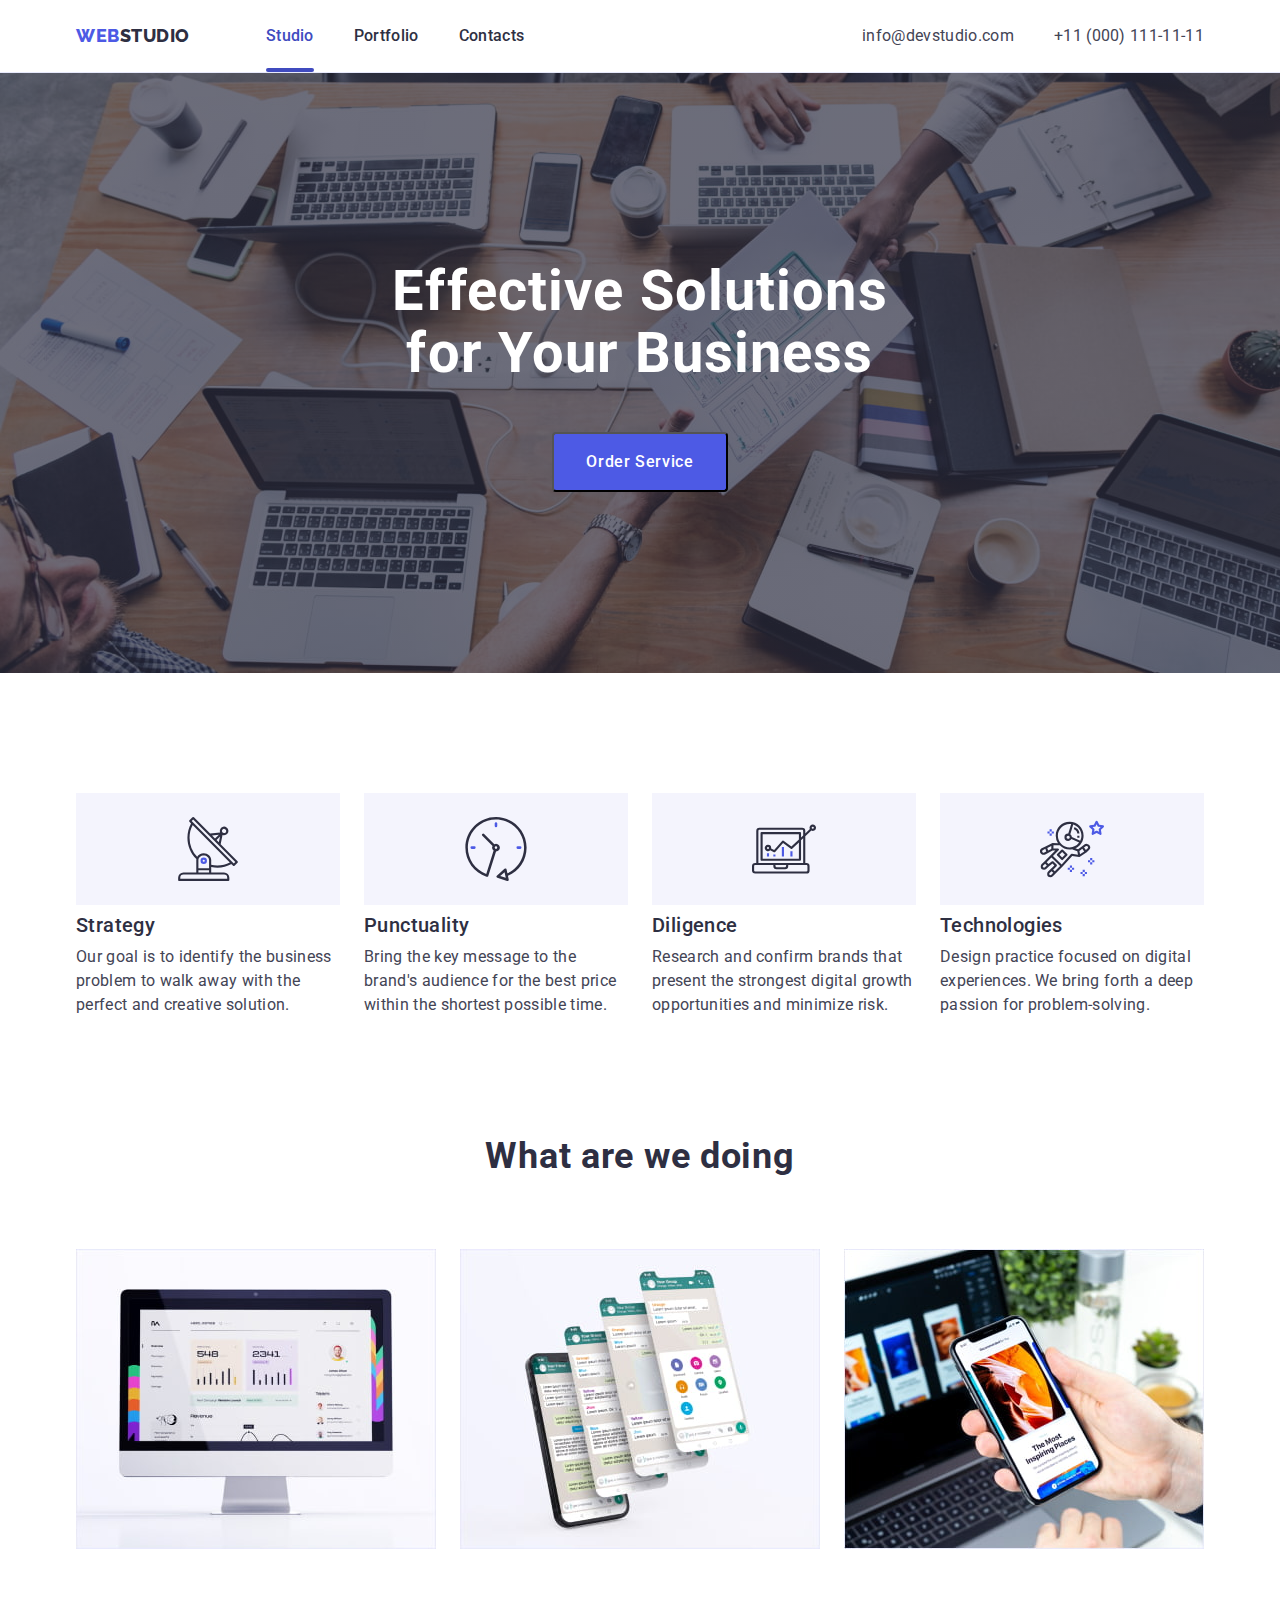
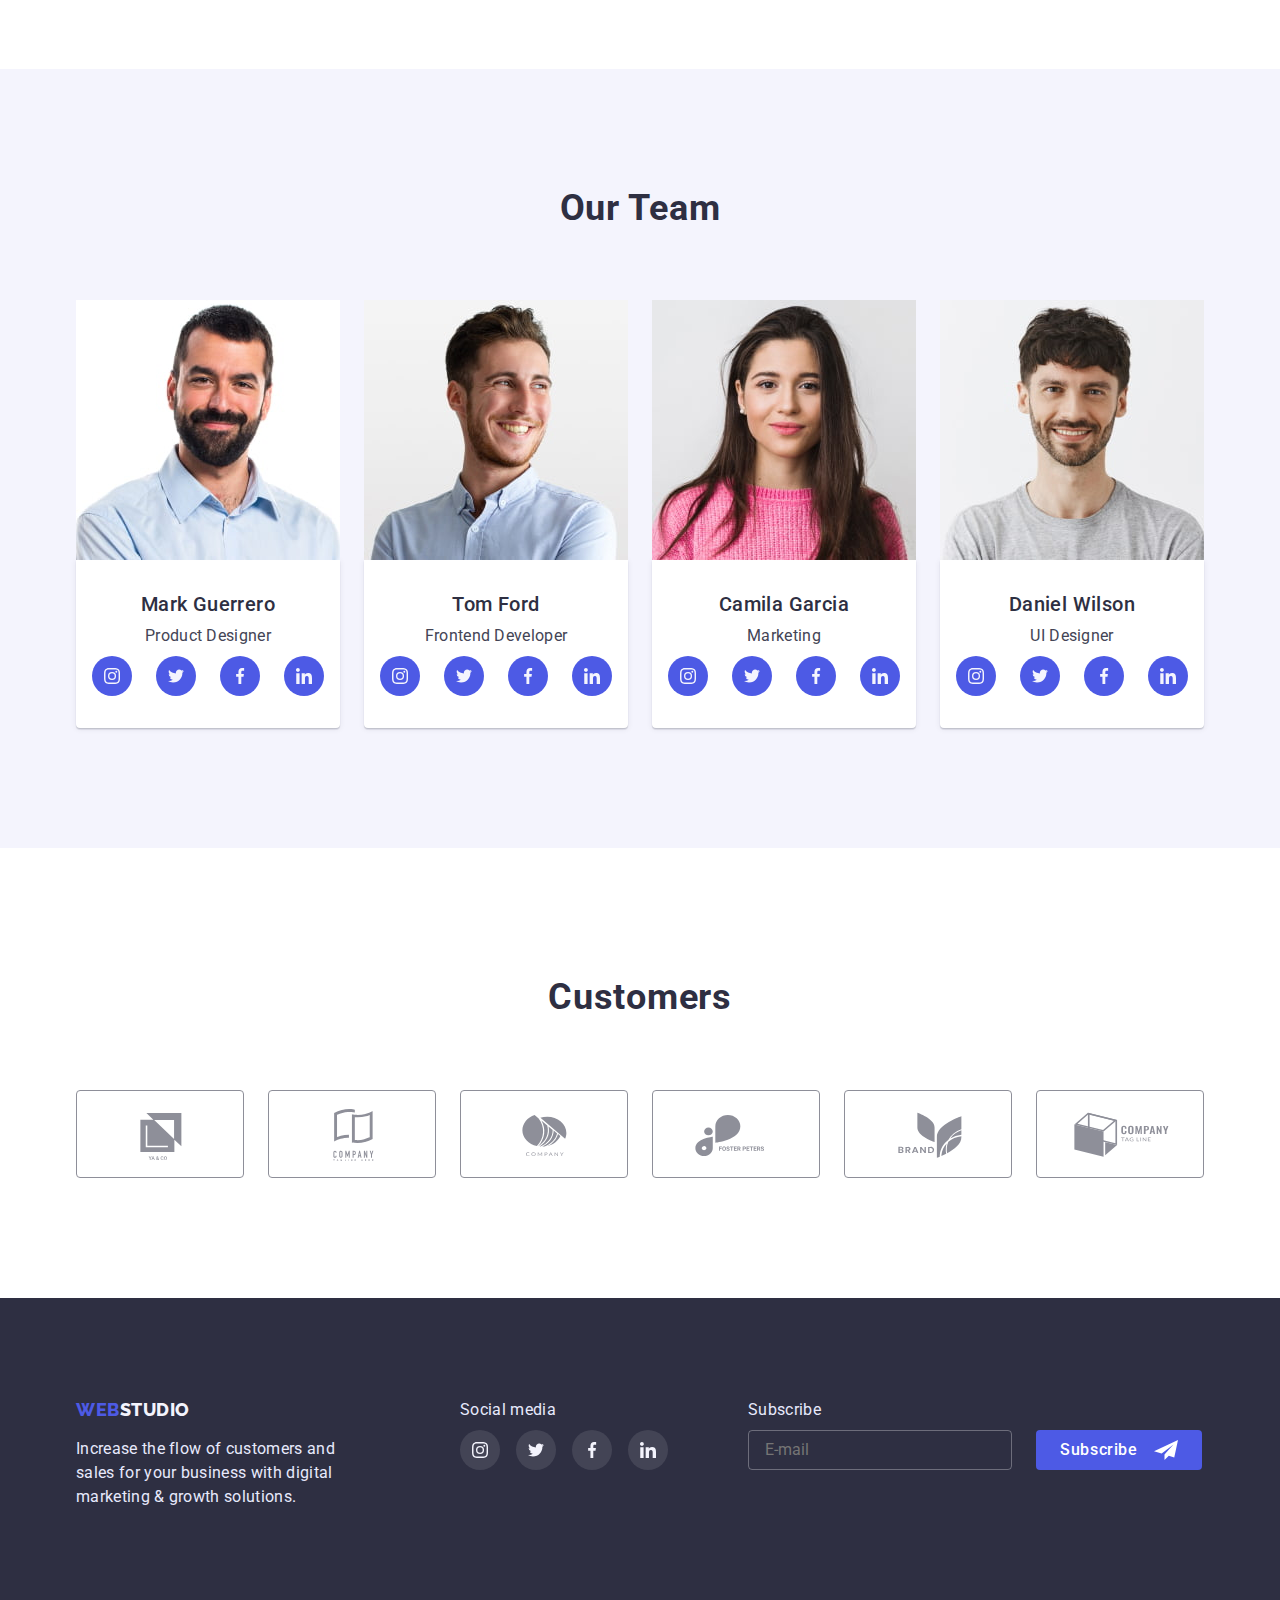
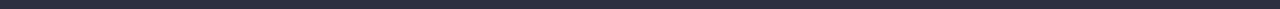
<file: index.html>
<!DOCTYPE html>
<html lang="en">
  <head>
    <meta charset="UTF-8" />
    <meta http-equiv="X-UA-Compatible" content="IE=edge" />
    <meta name="viewport" content="width=device-width, initial-scale=1.0" />
    <title>Main Page</title>
    <link rel="preconnect" href="https://fonts.googleapis.com" />
    <link rel="preconnect" href="https://fonts.gstatic.com" crossorigin />
    <link
      href="https://fonts.googleapis.com/css2?family=Raleway:wght@800&family=Roboto:wght@400;500;700;900&display=swap"
      rel="stylesheet"
    />
    <link
      rel="stylesheet"
      href="https://cdn.jsdelivr.net/npm/modern-normalize@1.1.0/modern-normalize.min.css"
    />
    <link rel="stylesheet" href="./css/stayles.css" />
  </head>

  <body>
    <!-- HEADER -->
    <header class="header">
      <div class="main-header container">
        <nav class="top-line-container">
          <a href="./index.html" class="main-logo link"
            >Web<span class="sup-logo">Studio</span></a
          >
          <ul class="list-item-container">
            <li class="menu-item">
              <a href="./index.html" class="menu-link link active-page"
                >Studio</a
              >
            </li>
            <li class="menu-item">
              <a href="./portfolio.html" class="menu-link link">Portfolio</a>
            </li>
            <li class="menu-item">
              <a href="#" class="menu-link link">Contacts</a>
            </li>
          </ul>
        </nav>
        <address>
          <ul class="list-address-container">
            <li class="item-address">
              <a href="mailto:info@devstudio.com" class="adress link"
                >info@devstudio.com</a
              >
            </li>
            <li class="item-address-tel">
              <a href="tel:+110001111111" class="adress link"
                >+11 (000) 111-11-11</a
              >
            </li>
          </ul>
        </address>
      </div>
    </header>

    <main>
      <!-- HERO  -->
      <section class="hero">
        <div class="container">
          <h1 class="main-title">Effective Solutions for Your Business</h1>
          <button type="button" class="button main-button" data-modal-open>
            Order Service
          </button>
        </div>
      </section>
      <!-- Pecularities -->

      <section class="peculiarities section">
        <h2 class="visually-hidden">Peculiarities</h2>
        <div class="container">
          <ul class="list-peculiarities">
            <li class="item-peculiarities">
              <div class="box-icon">
                <svg class="icon-pecularities" width="64" height="64">
                  <use href="./images/sprite.svg#icon-antenna"></use>
                </svg>
              </div>
              <h3 class="sup-title">Strategy</h3>
              <p class="base-text">
                Our goal is to identify the business problem to walk away with
                the perfect and creative solution.
              </p>
            </li>
            <li class="item-peculiarities">
              <div class="box-icon">
                <svg class="icon-pecularities" width="64" height="64">
                  <use href="./images/sprite.svg#icon-clock"></use>
                </svg>
              </div>
              <h3 class="sup-title">Punctuality</h3>
              <p class="base-text">
                Bring the key message to the brand's audience for the best price
                within the shortest possible time.
              </p>
            </li>
            <li class="item-peculiarities">
              <div class="box-icon">
                <svg class="icon-pecularities" width="64" height="64">
                  <use href="./images/sprite.svg#icon-diagram"></use>
                </svg>
              </div>
              <h3 class="sup-title">Diligence</h3>
              <p class="base-text">
                Research and confirm brands that present the strongest digital
                growth opportunities and minimize risk.
              </p>
            </li>
            <li class="item-peculiarities">
              <div class="box-icon">
                <svg class="icon-pecularities" width="64" height="64">
                  <use href="./images/sprite.svg#icon-astronaut"></use>
                </svg>
              </div>
              <h3 class="sup-title">Technologies</h3>
              <p class="base-text">
                Design practice focused on digital experiences. We bring forth a
                deep passion for problem-solving.
              </p>
            </li>
          </ul>
        </div>
      </section>

      <!-- Opportuniti -->
      <section class="opportunity">
        <div class="container">
          <h2 class="title-section">What are we doing</h2>
          <ul class="list-opportunity">
            <li class="item-opportunity">
              <img
                src="./images/main/comp.jpg"
                alt="monitor PC"
                width="360"
                height="300"
              />
            </li>
            <li class="item-opportunity">
              <img
                src="./images/main/tel.jpg"
                alt="mobile phone display and appllications"
                width="360"
                height="300"
              />
            </li>
            <li class="item-opportunity">
              <img
                src="./images/main/desktop.jpg"
                alt="foto laptop and mobile phone"
                width="360"
                height="300"
              />
            </li>
          </ul>
        </div>
      </section>

      <!-- Personal -->
      <section class="personal section">
        <div class="container">
          <h2 class="title-section">Our Team</h2>
          <ul class="list-personal">
            <li class="item-personal">
              <article class="card-personal">
                <div class="card-thumb">
                  <img
                    src="./images/main/emploees/mark.jpg"
                    alt=" photo Mark Guerrero"
                    width="264"
                    height="260"
                  />
                </div>
                <div class="card-text-personal">
                  <h3 class="sup-title">Mark Guerrero</h3>
                  <p class="base-text">Product Designer</p>
                  <ul class="list-icon-social">
                    <li class="item-icon-social">
                      <a
                        href="https://www.instagram.com/"
                        target="_blank"
                        rel="noreferrer noopener"
                        class="link-social color-icon-personal"
                      >
                        <svg class="social-icon" width="16" height="16">
                          <use href="./images/sprite.svg#icon-instagram"></use>
                        </svg>
                      </a>
                    </li>
                    <li class="item-icon-social">
                      <a
                        href="https://twitter.com/"
                        target="_blank"
                        rel="noreferrer noopener"
                        class="link-social color-icon-personal"
                      >
                        <svg class="social-icon" width="16" height="16">
                          <use href="./images/sprite.svg#icon-twitter"></use>
                        </svg>
                      </a>
                    </li>
                    <li class="item-icon-social">
                      <a
                        href="https://uk-ua.facebook.com/"
                        target="_blank"
                        rel="noreferrer noopener"
                        class="link-social color-icon-personal"
                      >
                        <svg class="social-icon" width="16" height="16">
                          <use href="./images/sprite.svg#icon-facebook"></use>
                        </svg>
                      </a>
                    </li>
                    <li class="item-icon-social">
                      <a
                        href="https://www.linkedin.com/"
                        target="_blank"
                        rel="noreferrer noopener"
                        class="link-social color-icon-personal"
                      >
                        <svg class="social-icon" width="16" height="16">
                          <use href="./images/sprite.svg#icon-linkedin"></use>
                        </svg>
                      </a>
                    </li>
                  </ul>
                </div>
              </article>
            </li>

            <li class="item-personal">
              <article class="card-personal">
                <div class="card-thumb">
                  <img
                    src="./images/main/emploees/tom.jpg"
                    alt="photo Tom Ford"
                    width="264"
                    height="260"
                  />
                </div>
                <div class="card-text-personal">
                  <h3 class="sup-title">Tom Ford</h3>
                  <p class="base-text">Frontend Developer</p>
                  <ul class="list-icon-social">
                    <li class="item-icon-social">
                      <a
                        href="https://www.instagram.com/"
                        target="_blank"
                        rel="noreferrer noopener"
                        class="link-social color-icon-personal"
                      >
                        <svg class="social-icon" width="16" height="16">
                          <use href="./images/sprite.svg#icon-instagram"></use>
                        </svg>
                      </a>
                    </li>
                    <li class="item-icon-social">
                      <a
                        href="https://twitter.com/"
                        target="_blank"
                        rel="noreferrer noopener"
                        class="link-social color-icon-personal"
                      >
                        <svg class="social-icon" width="16" height="16">
                          <use href="./images/sprite.svg#icon-twitter"></use>
                        </svg>
                      </a>
                    </li>
                    <li class="item-icon-social">
                      <a
                        href="https://uk-ua.facebook.com/"
                        target="_blank"
                        rel="noreferrer noopener"
                        class="link-social color-icon-personal"
                      >
                        <svg class="social-icon" width="16" height="16">
                          <use href="./images/sprite.svg#icon-facebook"></use>
                        </svg>
                      </a>
                    </li>
                    <li class="item-icon-social">
                      <a
                        href="https://www.linkedin.com/"
                        target="_blank"
                        rel="noreferrer noopener"
                        class="link-social color-icon-personal"
                      >
                        <svg class="social-icon" width="16" height="16">
                          <use href="./images/sprite.svg#icon-linkedin"></use>
                        </svg>
                      </a>
                    </li>
                  </ul>
                </div>
              </article>
            </li>

            <li class="item-personal">
              <article class="card-personal">
                <div class="card-thumb">
                  <img
                    src="./images/main/emploees/camila.jpg"
                    alt="photo Camila Garcia"
                    width="264"
                    height="260"
                  />
                </div>
                <div class="card-text-personal">
                  <h3 class="sup-title">Camila Garcia</h3>
                  <p class="base-text">Marketing</p>
                  <ul class="list-icon-social">
                    <li class="item-icon-social">
                      <a
                        href="https://www.instagram.com/"
                        target="_blank"
                        rel="noreferrer noopener"
                        class="link-social color-icon-personal"
                      >
                        <svg class="social-icon" width="16" height="16">
                          <use href="./images/sprite.svg#icon-instagram"></use>
                        </svg>
                      </a>
                    </li>
                    <li class="item-icon-social">
                      <a
                        href="https://twitter.com/"
                        target="_blank"
                        rel="noreferrer noopener"
                        class="link-social color-icon-personal"
                      >
                        <svg class="social-icon" width="16" height="16">
                          <use href="./images/sprite.svg#icon-twitter"></use>
                        </svg>
                      </a>
                    </li>
                    <li class="item-icon-social">
                      <a
                        href="https://uk-ua.facebook.com/"
                        target="_blank"
                        rel="noreferrer noopener"
                        class="link-social color-icon-personal"
                      >
                        <svg class="social-icon" width="16" height="16">
                          <use href="./images/sprite.svg#icon-facebook"></use>
                        </svg>
                      </a>
                    </li>
                    <li class="item-icon-social">
                      <a
                        href="https://www.linkedin.com/"
                        target="_blank"
                        rel="noreferrer noopener"
                        class="link-social color-icon-personal"
                      >
                        <svg class="social-icon" width="16" height="16">
                          <use href="./images/sprite.svg#icon-linkedin"></use>
                        </svg>
                      </a>
                    </li>
                  </ul>
                </div>
              </article>
            </li>

            <li class="item-personal">
              <article class="card-personal">
                <div class="card-thumb">
                  <img
                    src="./images/main/emploees/daniel.jpg"
                    alt="photo Daniel Wilson "
                    width="264"
                    height="260"
                  />
                </div>
                <div class="card-text-personal">
                  <h3 class="sup-title">Daniel Wilson</h3>
                  <p class="base-text">UI Designer</p>
                  <ul class="list-icon-social">
                    <li class="item-icon-social">
                      <a
                        href="https://www.instagram.com/"
                        target="_blank"
                        rel="noreferrer noopener"
                        class="link-social color-icon-personal"
                      >
                        <svg class="social-icon" width="16" height="16">
                          <use href="./images/sprite.svg#icon-instagram"></use>
                        </svg>
                      </a>
                    </li>
                    <li class="item-icon-social">
                      <a
                        href="https://twitter.com/"
                        target="_blank"
                        rel="noreferrer noopener"
                        class="link-social color-icon-personal"
                      >
                        <svg class="social-icon" width="16" height="16">
                          <use href="./images/sprite.svg#icon-twitter"></use>
                        </svg>
                      </a>
                    </li>
                    <li class="item-icon-social">
                      <a
                        href="https://uk-ua.facebook.com/"
                        target="_blank"
                        rel="noreferrer noopener"
                        class="link-social color-icon-personal"
                      >
                        <svg class="social-icon" width="16" height="16">
                          <use href="./images/sprite.svg#icon-facebook"></use>
                        </svg>
                      </a>
                    </li>
                    <li class="item-icon-social">
                      <a
                        href="https://www.linkedin.com/"
                        target="_blank"
                        rel="noreferrer noopener"
                        class="link-social color-icon-personal"
                      >
                        <svg class="social-icon" width="16" height="16">
                          <use href="./images/sprite.svg#icon-linkedin"></use>
                        </svg>
                      </a>
                    </li>
                  </ul>
                </div>
              </article>
            </li>
          </ul>
        </div>
      </section>
    </main>
    <!-- Customers -->
    <section class="customers">
      <div class="container">
        <h2 class="title-section">Customers</h2>
        <ul class="list-customers">
          <li class="item-customers">
            <a href="#" class="link-customers">
              <svg class="icon-customers" width="104" height="56">
                <use href="./images/sprite.svg#icon-Logo"></use>
              </svg>
            </a>
          </li>
          <li class="item-customers">
            <a href="#" class="link-customers">
              <svg class="icon-customers" width="104" height="56">
                <use href="./images/sprite.svg#icon-Logo2"></use>
              </svg>
            </a>
          </li>
          <li class="item-customers">
            <a href="#" class="link-customers">
              <svg class="icon-customers" width="104" height="56">
                <use href="./images/sprite.svg#icon-Logo3"></use>
              </svg>
            </a>
          </li>
          <li class="item-customers">
            <a href="#" class="link-customers">
              <svg class="icon-customers" width="104" height="56">
                <use href="./images/sprite.svg#icon-Logo4"></use>
              </svg>
            </a>
          </li>
          <li class="item-customers">
            <a href="#" class="link-customers">
              <svg class="icon-customers" width="104" height="56">
                <use href="./images/sprite.svg#icon-Logo5"></use>
              </svg>
            </a>
          </li>
          <li class="item-customers">
            <a href="#" class="link-customers">
              <svg class="icon-customers" width="104" height="56">
                <use href="./images/sprite.svg#icon-Logo6"></use>
              </svg>
            </a>
          </li>
        </ul>
      </div>
    </section>
    <!-- FOOTER -->
    <footer class="footer">
      <section class="footer-list container">
        <h2 class="visually-hidden">Footer</h2>
        <div class="footer-title">
          <a href="./index.html" class="main-logo link"
            >Web<span class="sub-logo">Studio</span></a
          >
          <p class="base-text-white">
            Increase the flow of customers and sales for your business with
            digital marketing & growth solutions.
          </p>
        </div>
        <div class="footer-social-media">
          <p class="footer-social">Social media</p>
          <ul class="footer-list-icon-social">
            <li class="item-icon-social">
              <a
                href="https://www.instagram.com/"
                target="_blank"
                rel="noreferrer noopener"
                class="link-social color-icon-footer"
              >
                <svg class="social-icon" width="16" height="16">
                  <use href="./images/sprite.svg#icon-instagram"></use>
                </svg>
              </a>
            </li>
            <li class="item-icon-social">
              <a
                href="https://twitter.com/"
                target="_blank"
                rel="noreferrer noopener"
                class="link-social color-icon-footer"
              >
                <svg class="social-icon" width="16" height="16">
                  <use href="./images/sprite.svg#icon-twitter"></use>
                </svg>
              </a>
            </li>
            <li class="item-icon-social">
              <a
                href="https://uk-ua.facebook.com/"
                target="_blank"
                rel="noreferrer noopener"
                class="link-social color-icon-footer"
              >
                <svg class="social-icon" width="16" height="16">
                  <use href="./images/sprite.svg#icon-facebook"></use>
                </svg>
              </a>
            </li>
            <li class="item-icon-social">
              <a
                href="https://www.linkedin.com/"
                target="_blank"
                rel="noreferrer noopener"
                class="link-social color-icon-footer"
              >
                <svg class="social-icon" width="16" height="16">
                  <use href="./images/sprite.svg#icon-linkedin"></use>
                </svg>
              </a>
            </li>
          </ul>
        </div>

        <div class="footer-subscribe">
          <p class="footer-social">Subscribe</p>

          <form class="footer-email">
            <input name="email" type="email" class="footer-form-input" placeholder="E-mail" required>
            <button type="submit" class="footer-subscribe-btn button">Subscribe<svg class="subscribe-btn-icon" width="24" height="24">
              <use href="./images/sprite.svg#icon-subscribe-list"></use>
            </svg></button>
          </form>
        </div>
      </section>
    </footer>

    <!-- Backdrop -->

    <div class="backdrop is-hidden" data-modal>
      <div class="modal">
        <button type="button" class="modal-close-button" data-modal-close>
          <svg class="modal-close-button-icon" width="8" height="8">
            <use href="./images/sprite.svg#icon-modal-close-icone"></use>
          </svg>
        </button>

        <p class="modal-text">Leave your contacts and we will call you back</p>

        <form action="" class="modal-form">

          <label class="modal-form-field">
            <span class="modal-form-span">Name</span>
            <span class="modal-form-decor-icon">
            <input
              type="text"
              name="user-name"
              class="modal-form-input"
              required
              pattern="^[a-zA-Zа-яА-Я]+$"
              minlength="2"
            />
            <svg class="modal-form-icon">
              <use href="./images/sprite.svg#icon-name-black"></use>
            </svg>
          </span>
          </label>

          <label class="modal-form-field">
            <span class="modal-form-span">Phone</span>
            <span class="modal-form-decor-icon">
            <input
              type="tel"
              name="user-phone"
              class="modal-form-input"
              required
              pattern="[0-9]{3}[0-9]{3}[0-9]{2}[0-9]{2}"
              title="xxx-xxx-xx-xx"
            />
            <svg class="modal-form-icon">
              <use href="./images/sprite.svg#icon-phone-black"></use>
            </svg>
          </span>
          </label>

          <label class="modal-form-field">
            <span class="modal-form-span">Email</span>
            <span class="modal-form-decor-icon">
            <input type="email" class="modal-form-input" />
            <svg class="modal-form-icon">
              <use href="./images/sprite.svg#icon-email-black"></use>
            </svg>
          </span>
          </label>

          <label for="Comment">
            <span class="modal-form-span">Text input</span>
            <textarea
              name="user-message"
              class="modal-form-area"
              placeholder="Text input"
            ></textarea>
          </label>

          <input
            id="user-policy"
            type="checkbox"
            class="modal-form-check visually-hidden "
            name="user-policy"
            required
          />
          <label for="user-policy" class="modal-form-check-desc"
            >&nbsp;&nbsp; I accept the terms and conditions of the &nbsp;
            <a href="">Privacy Policy</a>
          </label>

          <button type="submit" class="modal-form-btn button">Send</button>
        </form>
      </div>
    </div>

    <script src="./js/modal.js"></script>
  </body>
</html>
</file>
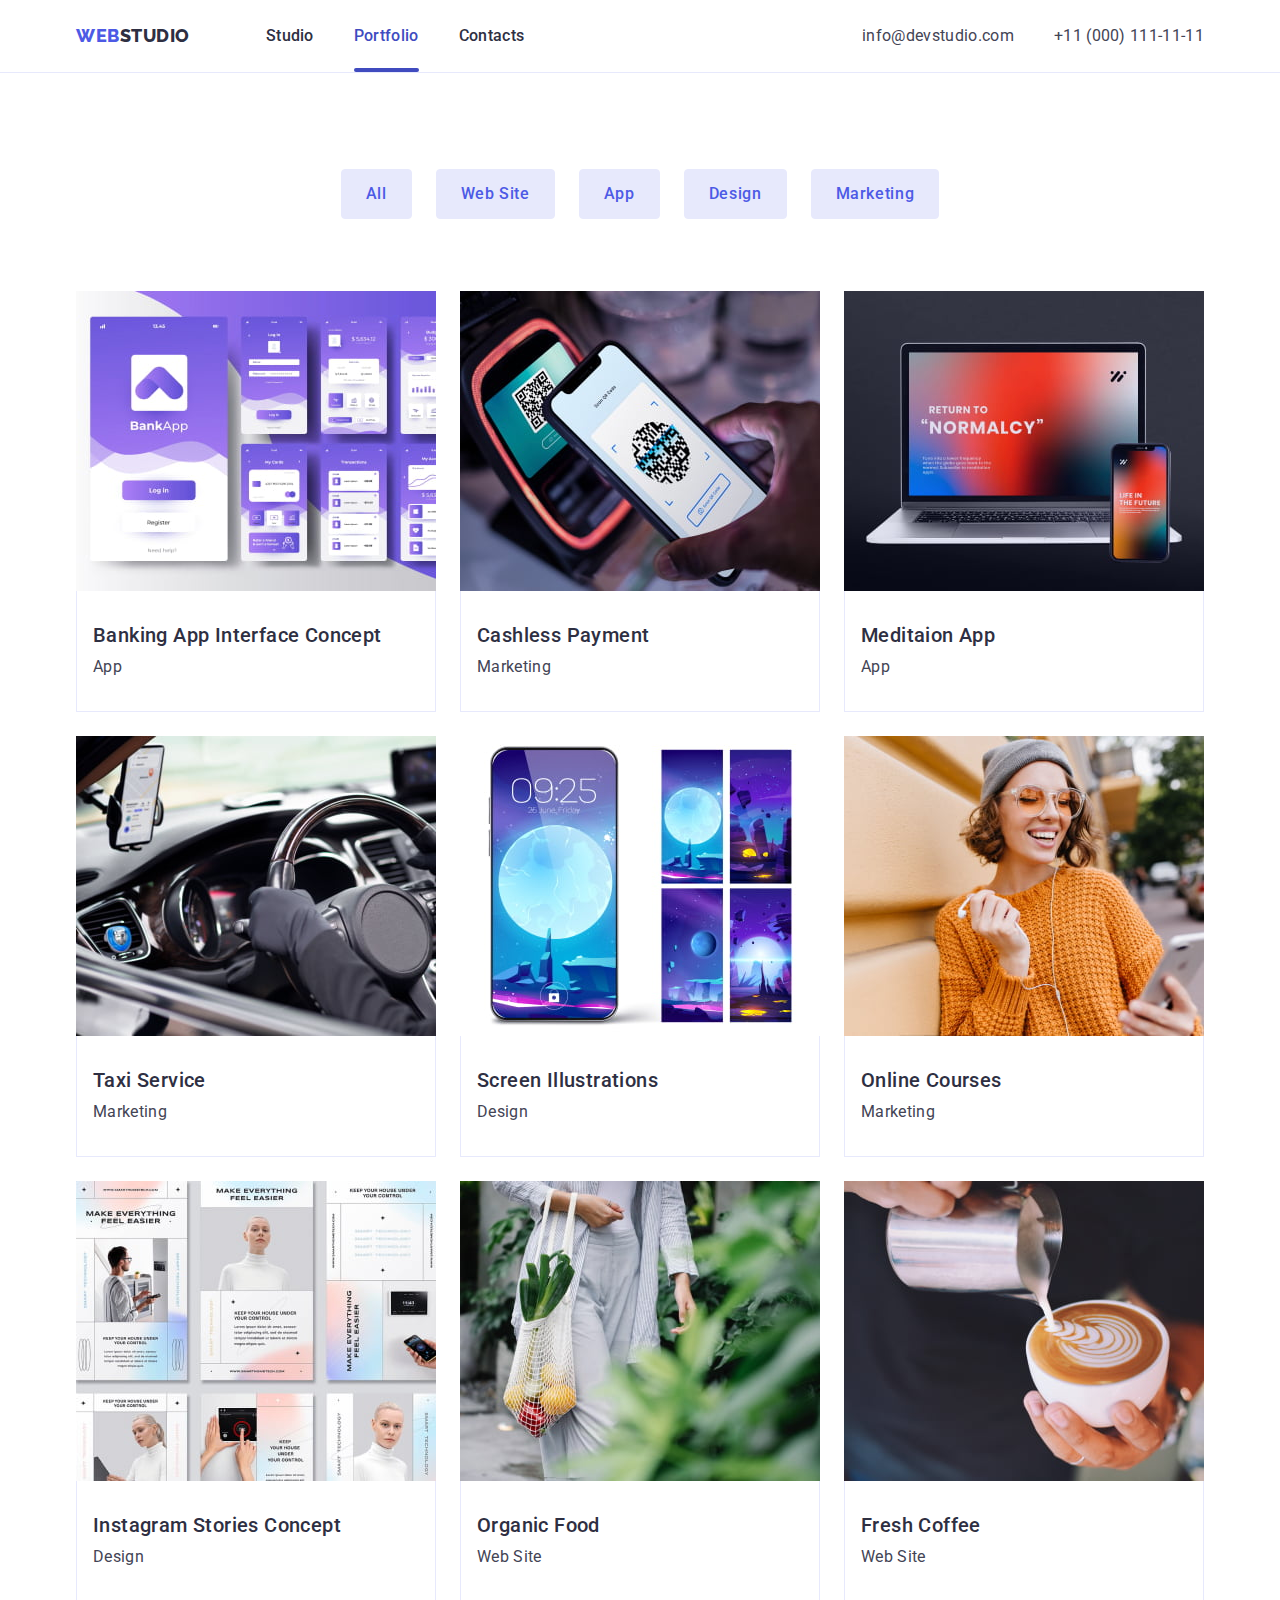
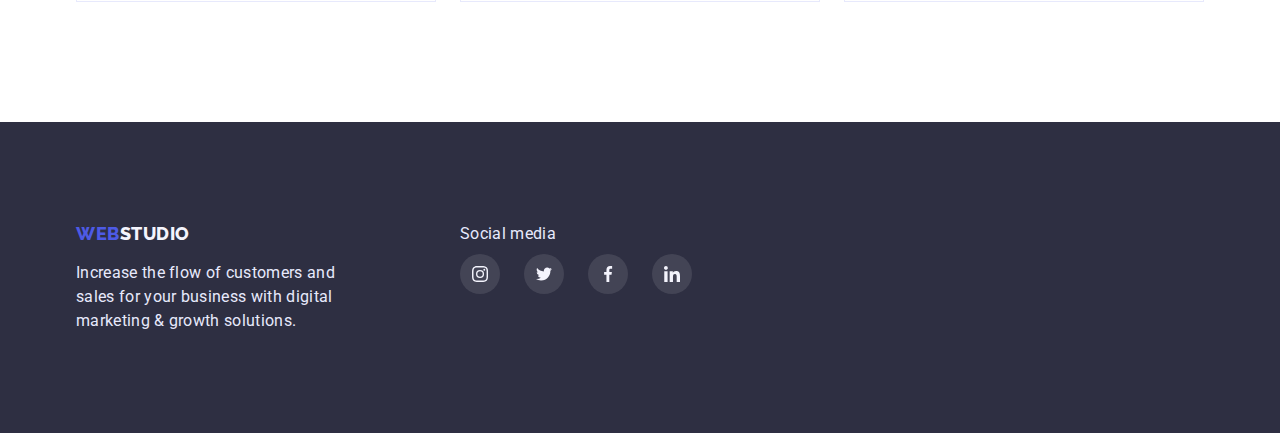
<file: portfolio.html>
<!DOCTYPE html>
<html lang="en">
  <head>
    <meta charset="UTF-8" />
    <meta http-equiv="X-UA-Compatible" content="IE=edge" />
    <meta name="viewport" content="width=device-width, initial-scale=1.0" />
    <title>Document</title>
    <link rel="preconnect" href="https://fonts.googleapis.com" />
    <link rel="preconnect" href="https://fonts.gstatic.com" crossorigin />
    <link
      href="https://fonts.googleapis.com/css2?family=Raleway:wght@800&family=Roboto:wght@400;500;700;900&display=swap"
      rel="stylesheet"
    />
    <link
      rel="stylesheet"
      href="https://cdn.jsdelivr.net/npm/modern-normalize@1.1.0/modern-normalize.min.css"
    />
    <link rel="stylesheet" href="./css/stayles.css" />
  </head>
  <body>
    <!-- HEADER -->
    <header class="header">
      <div class="main-header container">
        <nav class="top-line-container">
          <a href="./index.html" class="main-logo link"
            >Web<span class="sup-logo">Studio</span></a
          >
          <ul class="list-item-container">
            <li class="menu-item">
              <a href="./index.html" class="menu-link link">Studio</a>
            </li>
            <li class="menu-item">
              <a href="./portfolio.html" class="menu-link link active-page">Portfolio</a>
            </li>
            <li class="menu-item">
              <a href="#" class="menu-link link">Contacts</a>
            </li>
          </ul>
        </nav>
        <address>
          <ul class="list-address-container">
            <li class="item-address">
              <a href="mailto:info@devstudio.com" class="adress link"
                >info@devstudio.com</a
              >
            </li>
            <li class="item-address-tel">
              <a href="tel:+110001111111" class="adress link"
                >+11 (000) 111-11-11</a
              >
            </li>
          </ul>
        </address>
      </div>
    </header>

    <main>
      <!-- NAVIGATION -->
      <section class="portfolio">
        <h2 class="visually-hidden">Portfolio</h2>
        <div class="container">
          <ul class="list-navigation">
            <li class="item-portfolio">
              <button type="button" class="button button-portfolio">All</button>
            </li>
            <li class="item-navigation">
              <button type="button" class="button button-portfolio">
                Web Site
              </button>
            </li>
            <li class="item-navigation">
              <button type="button" class="button button-portfolio">App</button>
            </li>
            <li class="item-navigation">
              <button type="button" class="button button-portfolio">
                Design
              </button>
            </li>
            <li class="item-navigation">
              <button type="button" class="button button-portfolio">
                Marketing
              </button>
            </li>
          </ul>
          <!-- PROJEKT -->
          <ul class="list-projekt">
            <li class="item-projekt">
              <article class="card-portfolio">
                <a href="#" class="link-card-portfolio link">
                  <div class="card-thumb">
                    <img
                      src="./images/portfolio/img1.jpg"
                      alt="foto banking App"
                      width="360"
                      height="300"
                    />
                    <p class="overlay">
                      14 Stylish and User-Friendly App Design Concepts · Task
                      Manager App · Calorie Tracker App · Exotic Fruit Ecommerce
                      App · Cloud Storage App 
                    </p>
                  </div>
                  <div class="card-content">
                    <h3 class="sup-title">Banking App Interface Concept</h3>
                    <p class="base-text">App</p>
                  </div></a
                >
              </article>
            </li>

            <li class="item-projekt">
              <article class="card-portfolio">
                <a href="#" class="link-card-portfolio link">
                  <div class="card-thumb">
                    <img
                      src="./images/portfolio/img2.jpg"
                      alt="foto mobile phone"
                      width="360"
                      height="300"
                    />
                    <p class="overlay">
                      14 Stylish and User-Friendly App Design Concepts · Task
                      Manager App · Calorie Tracker App · Exotic Fruit Ecommerce
                      App · Cloud Storage App 
                    </p>
                  </div>
                  <div class="card-content">
                    <h3 class="sup-title">Cashless Payment</h3>
                    <p class="base-text">Marketing</p>
                  </div></a
                >
              </article>
            </li>

            <li class="item-projekt">
              <article class="card-portfolio">
                <a href="#" class="link-card-portfolio link ">
                  <div class="card-thumb">
                    <img
                      src="./images/portfolio/img3.jpg"
                      alt="foto mobile phone and laptop"
                      width="360"
                      height="300"
                    />
                    <p class="overlay">
                      14 Stylish and User-Friendly App Design Concepts · Task
                      Manager App · Calorie Tracker App · Exotic Fruit Ecommerce
                      App · Cloud Storage App 
                    </p>
                  </div>
                  <div class="card-content">
                    <h3 class="sup-title">Meditaion App</h3>
                    <p class="base-text">App</p>
                  </div></a
                >
              </article>
            </li>

            <li class="item-projekt">
              <article class="card-portfolio">
                <a href="#" class="link-card-portfolio link">
                  <div class="card-thumb">
                    <img
                      src="./images/portfolio/img4.jpg"
                      alt=" photo wehicle interrior and phone"
                      width="360"
                      height="300"
                    />
                    <p class="overlay">
                      14 Stylish and User-Friendly App Design Concepts · Task
                      Manager App · Calorie Tracker App · Exotic Fruit Ecommerce
                      App · Cloud Storage App 
                    </p>
                  </div>
                  <div class="card-content">
                    <h3 class="sup-title">Taxi Service</h3>
                    <p class="base-text">Marketing</p>
                  </div></a
                >
              </article>
            </li>

            <li class="item-projekt">
              <article class="card-portfolio">
                <a href="#" class="link-card-portfolio link">
                  <div class="card-thumb">
                    <img
                      src="./images/portfolio/img5.jpg"
                      alt=" photo display phone"
                      width="360"
                      height="300"
                    />
                    <p class="overlay">
                      14 Stylish and User-Friendly App Design Concepts · Task
                      Manager App · Calorie Tracker App · Exotic Fruit Ecommerce
                      App · Cloud Storage App 
                    </p>
                  </div>
                  <div class="card-content">
                    <h3 class="sup-title">Screen Illustrations</h3>
                    <p class="base-text">Design</p>
                  </div></a
                >
              </article>
            </li>

            <li class="item-projekt">
              <article class="card-portfolio">
                <a href="#" class="link-card-portfolio link">
                  <div class="card-thumb">
                    <img
                      src="./images/portfolio/img6.jpg"
                      alt=" photo girl student"
                      width="360"
                      height="300"
                    />
                    <p class="overlay">
                      14 Stylish and User-Friendly App Design Concepts · Task
                      Manager App · Calorie Tracker App · Exotic Fruit Ecommerce
                      App · Cloud Storage App 
                    </p>
                  </div>
                  <div class="card-content">
                    <h3 class="sup-title">Online Courses</h3>
                    <p class="base-text">Marketing</p>
                  </div></a
                >
              </article>
            </li>

            <li class="item-projekt">
              <article class="card-portfolio">
                <a href="#" class="link-card-portfolio link ">
                  <div class="card-thumb">
                    <img
                      src="./images/portfolio/img7.jpg"
                      alt="instagram page screenshot"
                      width="360"
                      height="300"
                    />
                    <p class="overlay">
                      14 Stylish and User-Friendly App Design Concepts · Task
                      Manager App · Calorie Tracker App · Exotic Fruit Ecommerce
                      App · Cloud Storage App 
                    </p>
                  </div>
                  <div class="card-content">
                    <h3 class="sup-title">Instagram Stories Concept</h3>
                    <p class="base-text">Design</p>
                  </div></a
                >
              </article>
            </li>

            <li class="item-projekt">
              <article class="card-portfolio">
                <a href="#" class="link-card-portfolio link">
                  <div class="card-thumb">
                    <img
                      src="./images/portfolio/img8.jpg"
                      alt="photo girl with fruits"
                      width="360"
                      height="300"
                    />
                    <p class="overlay">
                      14 Stylish and User-Friendly App Design Concepts · Task
                      Manager App · Calorie Tracker App · Exotic Fruit Ecommerce
                      App · Cloud Storage App 
                    </p>
                  </div>
                  <div class="card-content">
                    <h3 class="sup-title">Organic Food</h3>
                    <p class="base-text">Web Site</p>
                  </div></a
                >
              </article>
            </li>

            <li class="item-projekt">
              <article class="card-portfolio">
                <a href="#" class="link-card-portfolio link">
                  <div class="card-thumb">
                    <img
                      src="./images/portfolio/img9.jpg"
                      alt="cup of cappuccino"
                      width="360"
                      height="300"
                    />
                    <p class="overlay">
                      14 Stylish and User-Friendly App Design Concepts · Task
                      Manager App · Calorie Tracker App · Exotic Fruit Ecommerce
                      App · Cloud Storage App 
                    </p>
                  </div>
                  <div class="card-content">
                    <h3 class="sup-title">Fresh Coffee</h3>
                    <p class="base-text">Web Site</p>
                  </div></a
                >
              </article>
            </li>
          </ul>
        </div>
      </section>
    </main>

    <!-- FOOTER -->
    <footer class="footer">
      <div class="footer-list container">
        <div class="footer-title">
          <a href="./index.html" class="main-logo link"
            >Web<span class="sub-logo">Studio</span></a
          >
          <p class="base-text-white">
            Increase the flow of customers and sales for your business with
            digital marketing & growth solutions.
          </p>
        </div>
        <div class="footer-social-media">
          <p class="footer-social">Social media</p>
          <ul class="list-icon-social">
            <li class="item-icon-social">
              <a
                href="https://www.instagram.com/"
                target="_blank"
                rel="noreferrer noopener"
                class="link-social color-icon-footer"
              >
                <svg class="social-icon" width="16" height="16">
                  <use href="./images/sprite.svg#icon-instagram"></use>
                </svg>
              </a>
            </li>
            <li class="item-icon-social">
              <a
                href="https://twitter.com/"
                target="_blank"
                rel="noreferrer noopener"
                class="link-social color-icon-footer"
              >
                <svg class="social-icon" width="16" height="16">
                  <use href="./images/sprite.svg#icon-twitter"></use>
                </svg>
              </a>
            </li>
            <li class="item-icon-social">
              <a
                href="https://uk-ua.facebook.com/"
                target="_blank"
                rel="noreferrer noopener"
                class="link-social color-icon-footer"
              >
                <svg class="social-icon" width="16" height="16">
                  <use href="./images/sprite.svg#icon-facebook"></use>
                </svg>
              </a>
            </li>
            <li class="item-icon-social">
              <a
                href="https://www.linkedin.com/"
                target="_blank"
                rel="noreferrer noopener"
                class="link-social color-icon-footer"
              >
                <svg class="social-icon" width="16" height="16">
                  <use href="./images/sprite.svg#icon-linkedin"></use>
                </svg>
              </a>
            </li>
          </ul>
        </div>
      </div>
    </footer>
  </body>
</html>
</file>
<file: css/stayles.css>
:root {
  --primary-font: Roboto, sans-serif;
  --secondary-font: Raleway, sans-serif;
  --primary-color: #4d5ae5;
  --active-primari-color: #404bbf;
  --accent-color: #e7e9fc;
  --base-color: #434455;
  --title-color: #2e2f42;
  --card-set-gap: 24px;
  --color-icon-social: #f4f4fd;
  --color-icon-customers: #8e8f99;
  --transform-time-cubic: 250ms cubic-bezier(0.4, 0, 0.2, 1);
}
h1,
h2,
h3,
h4,
p {
  margin-top: 0;
  margin-bottom: 0;
}
ul,
ol {
  list-style: none;
  margin-top: 0;
  margin-bottom: 0;
  padding-left: 0;
}

body {
  font-family: var(--primary-font);
  color: var(--title-color);
}

.link {
  text-decoration: none;
}

img {
  display: block;
  max-width: 100%;
}
.container {
  width: 1158px;
  margin: 0 auto;
  padding: 0 15px;
}
.section {
  padding-top: 120px;
  padding-bottom: 120px;
}
/* ======================== Components ========================*/

.main-logo {
  font-family: var(--secondary-font);
  font-weight: 800;
  font-size: 18px;
  line-height: 1.3;
  letter-spacing: 0.03em;
  color: var(--primary-color);
  text-transform: uppercase;

  margin-right: 76px;
}
.sup-logo {
  color: var(--title-color);
}
.title-section {
  font-size: 36px;
  line-height: 1.1;
  letter-spacing: 0.02em;
  margin-bottom: 72px;
}
.sup-title {
  font-weight: 500;
  font-size: 20px;
  line-height: 1.2;
  letter-spacing: 0.02em;
  color: var(--title-color);
}

.base-text {
  font-size: 16px;
  line-height: 1.5;
  letter-spacing: 0.02em;
  color: var(--base-color);

  margin-top: 8px;
}
.button {
  font-family: var(--primary-font);
  font-weight: 500;
  font-size: 16px;
  line-height: 1.5;
  letter-spacing: 0.04em;
  cursor: pointer;
  text-align: center;
}
.footer {
  background-color: var(--title-color);
}
.visually-hidden {
  position: absolute;
  width: 1px;
  height: 1px;
  margin: -1px;
  border: 0;
  padding: 0;

  white-space: nowrap;
  clip-path: inset(100%);
  clip: rect(0 0 0 0);
  overflow: hidden;
}
/* ======================== /Components ========================*/

/* ======================== HEADER ========================*/
.header {
  border-bottom-width: 1px;
  border-bottom-style: solid;
  border-bottom-color: var(--accent-color);
  padding-top: 24px;
  padding-bottom: 24px;
}
.main-header {
  display: flex;
  align-items: center;
  vertical-align: bottom;
  justify-content: space-between;
}
.list-address-container {
  display: flex;
}
.top-line-container {
  display: flex;
  align-items: center;
}
.list-item-container {
  display: flex;
  text-align: center;
}
.menu-item:not(:last-child) {
  margin-right: 40px;
}

.menu-link {
  font-weight: 500;
  font-size: 16px;
  line-height: 1.5;
  letter-spacing: 0.02em;
  color: var(--title-color);
  transition: color var(--transform-time-cubic);
}
.menu-link:hover,
.menu-link:focus {
  color: var(--base-color);
}
.adress {
  font-style: normal;
  font-size: 16px;
  line-height: 1.5;
  letter-spacing: 0.02em;
  color: var(--base-color);
  transition: color var(--transform-time-cubic);
}
.adress:hover,
.adress:focus {
  color: var(--primary-color);
}
.item-address {
  margin-right: 40px;
}
.menu-item {
  position: relative;
}
.active-page::after {
  content: "";
  position: absolute;
  bottom: -100%;
  left: 0;
  display: inline-block;
  width: 100%;
  height: 4px;
  border-radius: 2px;
  background: var(--active-primari-color);
}
.active-page {
  color: var(--active-primari-color);
}
/*  ======================== /HEADER ======================== */

/* ======================== HERO ======================== */
.hero {
  background-color: #2e2f42b2;
  text-align: center;
  padding-top: 188px;
  padding-bottom: 188px;

  margin-left: auto;
  margin-right: auto;
  background-size: cover;
  max-width: 1440px;
  height: 600px;
  background-image: linear-gradient(
      rgba(46, 47, 66, 0.7),
      rgba(46, 47, 66, 0.7)
    ),
    url(../css/style/people-office-hero.jpg);
  background-repeat: no-repeat;
}
.main-title {
  font-size: 56px;
  line-height: 1.1;
  letter-spacing: 0.02em;
  color: #ffffff;
  max-width: 500px;
  margin-right: auto;
  margin-left: auto;
  margin-bottom: 48px;
}
.main-button {
  background-color: var(--primary-color);
  color: #ffffff;

  padding: 16px 32px;
  border-radius: 4px;

  transition: background-color var(--transform-time-cubic),
    box-shadow var(--transform-time-cubic);
}
.main-button:hover,
.main-button:focus {
  background-color: var(--active-primari-color);
  box-shadow: 0px 4px 4px 0px rgba(0, 0, 0, 0.15);
}

/* ======================== /hero ======================== */

/* ======================== PECULARITIES ======================== */

.list-peculiarities {
  display: flex;
  align-self: center;
}
.item-peculiarities {
  width: 264px;
}
.item-peculiarities:not(:nth-child(4)) {
  margin-right: 24px;
}
.box-icon {
  display: flex;
  width: 264px;
  height: 112px;
  align-items: center;
  justify-content: center;
  background-color: #f4f4fd;
  margin-bottom: 8px;
}

/* ======================== /PECULARITIES ======================== */

/* ======================== OPPORTUNITY======================== */
.opportunity {
  text-align: center;
  padding-bottom: 120px;
}
.list-opportunity {
  display: flex;
  align-self: center;
  justify-content: space-between;
}

/* ======================== /OPPORTUNITY======================== */

/* ======================== PERSONAL======================== */
.personal {
  text-align: center;
  background-color: #f4f4fd;
}

.list-personal {
  display: flex;
  flex-wrap: wrap;
  gap: 24px;
}

.card-text-personal {
  padding-top: 32px;
  padding-bottom: 32px;
  background-color: #ffffff;
  box-shadow: 0px 1px 6px rgba(46, 47, 66, 0.08),
    0px 1px 1px rgba(46, 47, 66, 0.16), 0px 2px 1px rgba(46, 47, 66, 0.08);
  border-radius: 0px 0px 4px 4px;
}

.list-icon-social {
  display: flex;
  margin-top: 8px;
  justify-content: center;
  gap: 24px;
}

.item-icon-social {
  display: flex;
}
.link-social {
  display: flex;
  width: 40px;
  height: 40px;
  border-radius: 50%;

  justify-content: center;
  align-items: center;
}
.color-icon-personal {
  background-color: var(--primary-color);
  transition: background-color var(--transform-time-cubic);
}
.color-icon-personal:hover,
.color-icon-personal:focus {
  background-color: var(--active-primari-color);
}
.social-icon {
  display: inline-block;
  fill: var(--color-icon-social);
}

/* ======================== /PERSONAL======================== */

/* ======================== CUSTOMERS======================== */
.customers {
  text-align: center;
  padding-top: 130px;
  padding-bottom: 120px;
}

.list-customers {
  display: flex;
  justify-content: space-around;
  gap: 24px;
}
.link-customers {
  display: flex;
  justify-content: center;
  align-items: center;
  width: 168px;
  height: 88px;
  border: 1px solid var(--color-icon-customers);
  border-radius: 4px;
  transition: border-color var(--transform-time-cubic);
}

.icon-customers {
  fill: var(--color-icon-customers);
  transition: fill var(--transform-time-cubic);
}

.link-customers:hover,
.link-customers:focus {
  border-color: var(--active-primari-color);
}

.link-customers:hover .icon-customers,
.link-customers:focus .icon-customers {
  fill: var(--active-primari-color);
}

/* ======================== /CUSTOMERS======================== */

/* ======================== footer ======================== */
.footer {
  padding-top: 100px;
  padding-bottom: 100px;
}
.footer a {
  margin: 0;
}
.footer-list {
  display: flex;
}
.sub-logo {
  color: #f4f4fd;
}
.base-text-white {
  color: var(--accent-color);
  font-size: 16px;
  line-height: 1.5;
  letter-spacing: 0.02em;

  width: 264px;
  margin-top: 16px;
}
.footer-social-media {
  margin-left: 120px;
}
.footer-list-icon-social {
  display: flex;
  margin-top: 8px;
  justify-content: center;
  gap: 16px;
}
.footer-social {
  color: var(--accent-color);
  font-size: 16px;
  line-height: 1.5;
  letter-spacing: 0.02em;
}
.color-icon-footer {
  background-color: rgba(255, 255, 255, 0.1);
  transition: background-color var(--transform-time-cubic);
}
.color-icon-footer:hover,
.color-icon-footer:focus {
  background-color: #31d0aa;
}

.footer-subscribe {
  margin-left: 80px;
}
.footer-email {
  display: flex;
  margin-top: 8px;
}
.footer-form-input {
  padding: 8px 16px;
  min-width: 264px;
  height: 40px;
  outline: none;
  background-color: transparent;
  border: 1px solid rgba(255, 255, 255, 0.3);
  border-radius: 4px;
}
footer-form-input::placeholder {
  font-size: 12px;
  line-height: 2;
  letter-spacing: 0.04em;
  color: rgba(255, 255, 255, 0.6);
}
.footer-subscribe-btn {
  display: inline-flex;
  gap: 16px;
  border: none;
  margin-left: 24px;
  background-color: var(--primary-color);
  border-radius: 4px;
  color: #ffffff;

  padding: 8px 24px;
  min-width: 165px;

  transition: background-color var(--transform-time-cubic);
}
.subscribe-btn-icon {
  fill: #ffffff;
}
.footer-subscribe-btn:hover,
.footer-subscribe-btn:focus {
  background-color: var(--active-primari-color);
}
/* ======================== /footer======================== */

/* ======================== PORTFOLIO ======================== */
.portfolio {
  padding-top: 96px;
  padding-bottom: 120px;
}
.list-navigation {
  display: flex;
  justify-content: center;
  column-gap: 24px;
}
.list-navigation {
  margin-bottom: 72px;
}
.card-portfolio {
  transition: box-shadow var(--transform-time-cubic);
}
.card-portfolio:hover {
  box-shadow: 0px 4px 4px 0px rgba(0, 0, 0, 0.25);
}
.button-portfolio {
  background-color: var(--accent-color);
  color: var(--primary-color);
  padding: 12px 24px;
  border: 1px solid #e7e9fc;
  border-radius: 4px;
  transition: color var(--transform-time-cubic),
  background-color var(--transform-time-cubic),
  box-shadow var(--transform-time-cubic);
}
.button-portfolio:hover,
.button-portfolio:focus {
  background-color: var(--primary-color);
  color: var(--accent-color);
  box-shadow: 0px 4px 4px 0px rgba(0, 0, 0, 0.25);
}

.list-projekt {
  display: flex;
  flex-wrap: wrap;
  justify-content: center;
  margin-left: calc(-1 * var(--card-set-gap));
  margin-top: calc(-1 * var(--card-set-gap));
}
.item-projekt {
  margin-left: var(--card-set-gap);
  margin-top: var(--card-set-gap);
  flex-basis: calc(100% / 3-var(--card-set-gap));
}

.card-content {
  padding: 32px 16px;
  border: 1px solid var(--accent-color);
  border-top: none;
}

.card-thumb {
  position: relative;
  overflow: hidden;
}
/* =============== overlay=============== */
.overlay {
  position: absolute;
  left: 0;
  bottom: 0;
  width: 100%;
  height: 100%;

  overflow: auto;
  transform: translate(0, 100%);
  transition: transform var(--transform-time-cubic);

  padding: 40px 32px;
  background-color: var(--primary-color);
  color: #f4f4fd;
  font-size: 16px;
  line-height: 1.5;
  letter-spacing: 0.02em;
}
.link-card-portfolio:hover .overlay,
.link-card-portfolio:focus .overlay {
  transform: translate(0, 0);
}
/* ==================== overlay ======================= */

/* ======================== /PORTFOLIO ======================== */

/* =================== modal window ======================*/
.backdrop {
  position: fixed;
  z-index: 50;
  top: 0;
  left: 0;
  width: 100%;
  height: 100%;
  background-color: rgba(46, 47, 66, 0.4);
  transition: opacity var(--transform-time-cubic),
    visibility var(--transform-time-cubic);
}
.backdrop.is-hidden {
  opacity: 0;
  visibility: hidden;
  pointer-events: none;
}
.modal {
  position: absolute;
  left: 50%;
  top: 50%;
  transform: translate(-50%, -50%) scale(1);
  width: 408px;
  height: 576px;
  background: #fcfcfc;
  box-shadow: 0px 1px 1px rgba(0, 0, 0, 0.14), 0px 1px 3px rgba(0, 0, 0, 0.12),
    0px 2px 1px rgba(0, 0, 0, 0.2);
  border-radius: 4px;
  transition: transform var(--transform-time-cubic);
  padding: 72px 24px;
}
.backdrop.is-hidden .modal {
  transform: translate(-50%, 50%) scale(0);
}
.modal-close-button {
  position: absolute;
  top: 24px;
  right: 24px;
  display: flex;
  justify-content: center;
  align-items: center;

  border-radius: 50%;
  width: 24px;
  height: 24px;
  padding: 0;
  background: #e7e9fc;
  border: 1px solid rgba(0, 0, 0, 0.1);
  cursor: pointer;

  transition: border-color var(--transform-time-cubic),
    background-color var(--transform-time-cubic);
}
.modal-close-button:hover,
.modal-close-button:focus {
  border-color: var(--active-primari-color);
  background-color: var(--active-primari-color);
  fill: #ffff;
}
.modal-close-button-icon {
  transition: fill var(--transform-time-cubic);
}
/* ===================== /modal window ========================*/

/*=========================== form ============================*/

.modal-text {
  font-weight: 500;
  font-size: 16px;
  line-height: 1.5;
  text-align: center;
  letter-spacing: 0.02em;

  color: #2e2f42;
}
.modal-form {
  display: flex;
  flex-direction: column;
}
.modal-form-input {
  font-size: 16px;
  line-height: 1.5;
  letter-spacing: 0.02em;
  color: #2e2f42;

  width: 100%;
  height: 40px;
  padding-left: 42px;
  border: 1px solid rgba(33, 33, 33, 0.2);
  border-radius: 4px;

  transition: border-color var(--transform-time-cubic);
}
.modal-form-input:focus {
  border-color: var(--active-primari-color);
  outline: none;
}
.modal-form-input:focus + .modal-form-icon {
  fill: var(--active-primari-color);
}
.modal-form-field {
  margin-bottom: 8px;
}
.modal-form-span {
  display: block;
  font-size: 12px;
  line-height: 1.2;
  letter-spacing: 0.01em;
  margin-bottom: 4px;

  color: #8e8f99;
}

.modal-form-decor-icon {
  display: block;
  position: relative;
}
.modal-form-icon {
  position: absolute;
  width: 18px;
  display: block;
  height: 24px;
  top: 50%;
  left: 18px;
  transform: translate(0, -50%);
  transition: fill var(--transform-time-cubic);
}
.modal-form-area {
  resize: none;
  width: 100%;
  height: 120px;
  padding: 8px 16px;
  border: 1px solid rgba(33, 33, 33, 0.2);
  border-radius: 4px;

  transition: border-color var(--transform-time-cubic);
}
.modal-form-area:focus {
  outline: none;
  border-color: var(--active-primari-color);
}
.modal-form-area::placeholder {
  color: rgba(117, 117, 117, 0.5);
}
.modal-form-check-desc::before {
  display: block;
  content: "";
  border: 1px solid #2e2f42;
  width: 18px;
  height: 18px;
  border-radius: 4px;
  cursor: pointer;
}
.modal-form-check:checked + .modal-form-check-desc::before {
  background-image: url(./style/checkbox-click.svg);
}
.modal-form-check:focus + .modal-form-check-desc::before {
  outline: 1px solid var(--active-primari-color);
}
.modal-form-check-desc {
  display: flex;
  margin-top: 16px;

  font-size: 12px;
  line-height: 1.3;
  letter-spacing: 0.04em;
  color: #757575;
}
.modal-form-btn {
  align-self: center;
  margin-top: 24px;

  background-color: var(--primary-color);
  color: #ffffff;
  
  padding: 16px 32px;
  min-width: 169px;
  border-radius: 4px;
  border-color: var(--primary-color);

  transition: background-color var(--transform-time-cubic),
    box-shadow var(--transform-time-cubic);
}
.modal-form-btn:hover,
.modal-form-btn:focus {
  background-color: var(--active-primari-color);
  box-shadow: 0px 4px 4px rgba(0, 0, 0, 0.15);
}
/*=========================== /form ===========================*/
</file>
